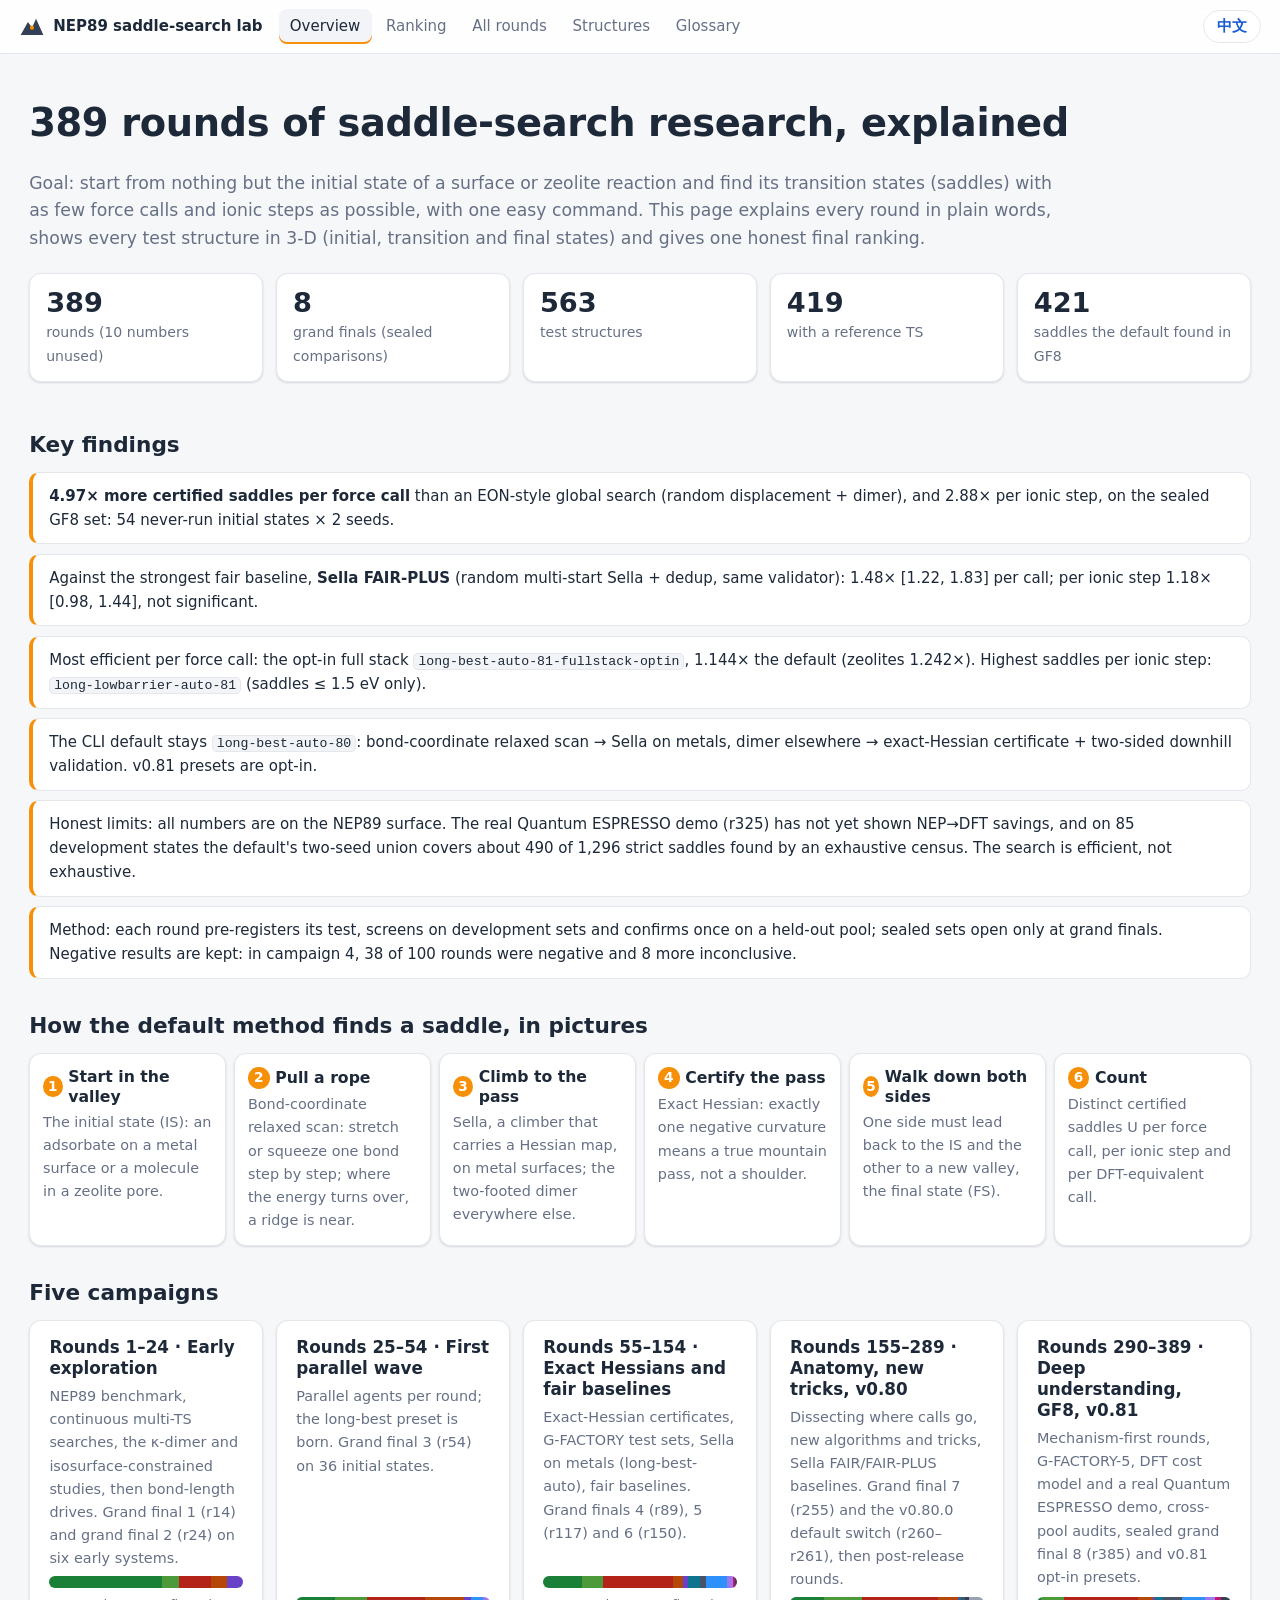
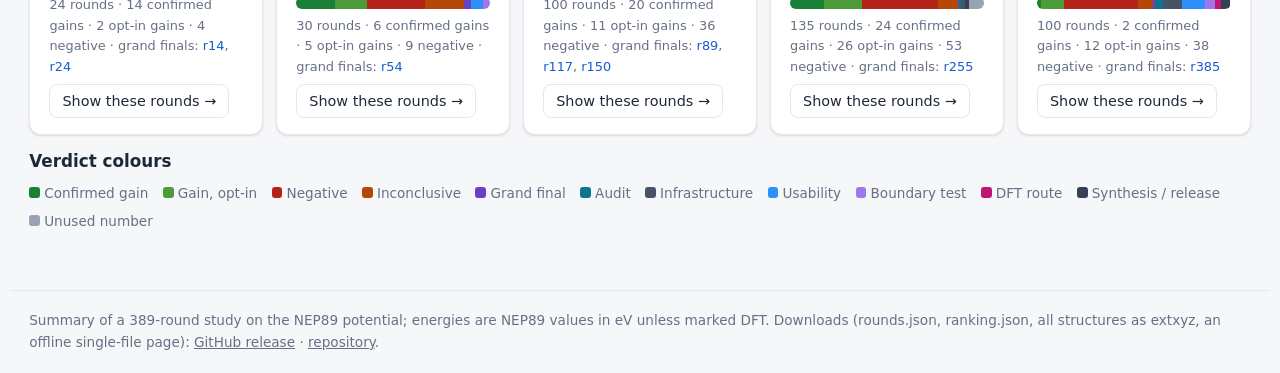
<file: index.html>
<!doctype html>
<html lang="en">
<head>
<meta charset="utf-8">
<meta name="viewport" content="width=device-width, initial-scale=1">
<title>NEP89 saddle-search lab — 389 rounds explained</title>
<meta name="description" content="Bilingual explorer of 389 rounds of transition-state search algorithm development on the NEP89 potential: every round explained, test systems with initial, transition and final structures, efficiencies and the final ranking.">
<meta property="og:title" content="NEP89 saddle-search lab — 389 rounds explained">
<meta property="og:description" content="Bilingual explorer of 389 rounds of transition-state search algorithm development on the NEP89 potential: every round explained, test systems with initial, transition and final structures, efficiencies and the final ranking.">
<link rel="icon" href="data:image/svg+xml,%3Csvg xmlns='http://www.w3.org/2000/svg' viewBox='0 0 64 64'%3E%3Cpath d='M4 54 L22 22 L32 36 L42 14 L60 54 Z' fill='%23344054'/%3E%3Ccircle cx='32' cy='36' r='5' fill='%23f79009'/%3E%3C/svg%3E">
<link rel="stylesheet" href="assets/style.css">
</head>
<body>
<header class="topbar">
  <a class="brand" href="#overview"><svg viewBox="0 0 64 64" aria-hidden="true"><path d="M4 54 L22 22 L32 36 L42 14 L60 54 Z"/><circle cx="32" cy="36" r="5"/></svg><span id="brand-text">NEP89 saddle-search lab</span></a>
  <nav id="nav" aria-label="Sections"></nav>
  <a id="lang-switch" class="lang" href="zh.html" hreflang="zh-CN">中文</a>
</header>
<main id="app" tabindex="-1"><p class="loading">Loading… / 加载中…</p></main>
<noscript><p class="loading">This page needs JavaScript. / 本页需要启用 JavaScript。</p></noscript>
<footer class="foot" id="foot"></footer>
<script src="assets/app.js"></script>
</body>
</html>
</file>
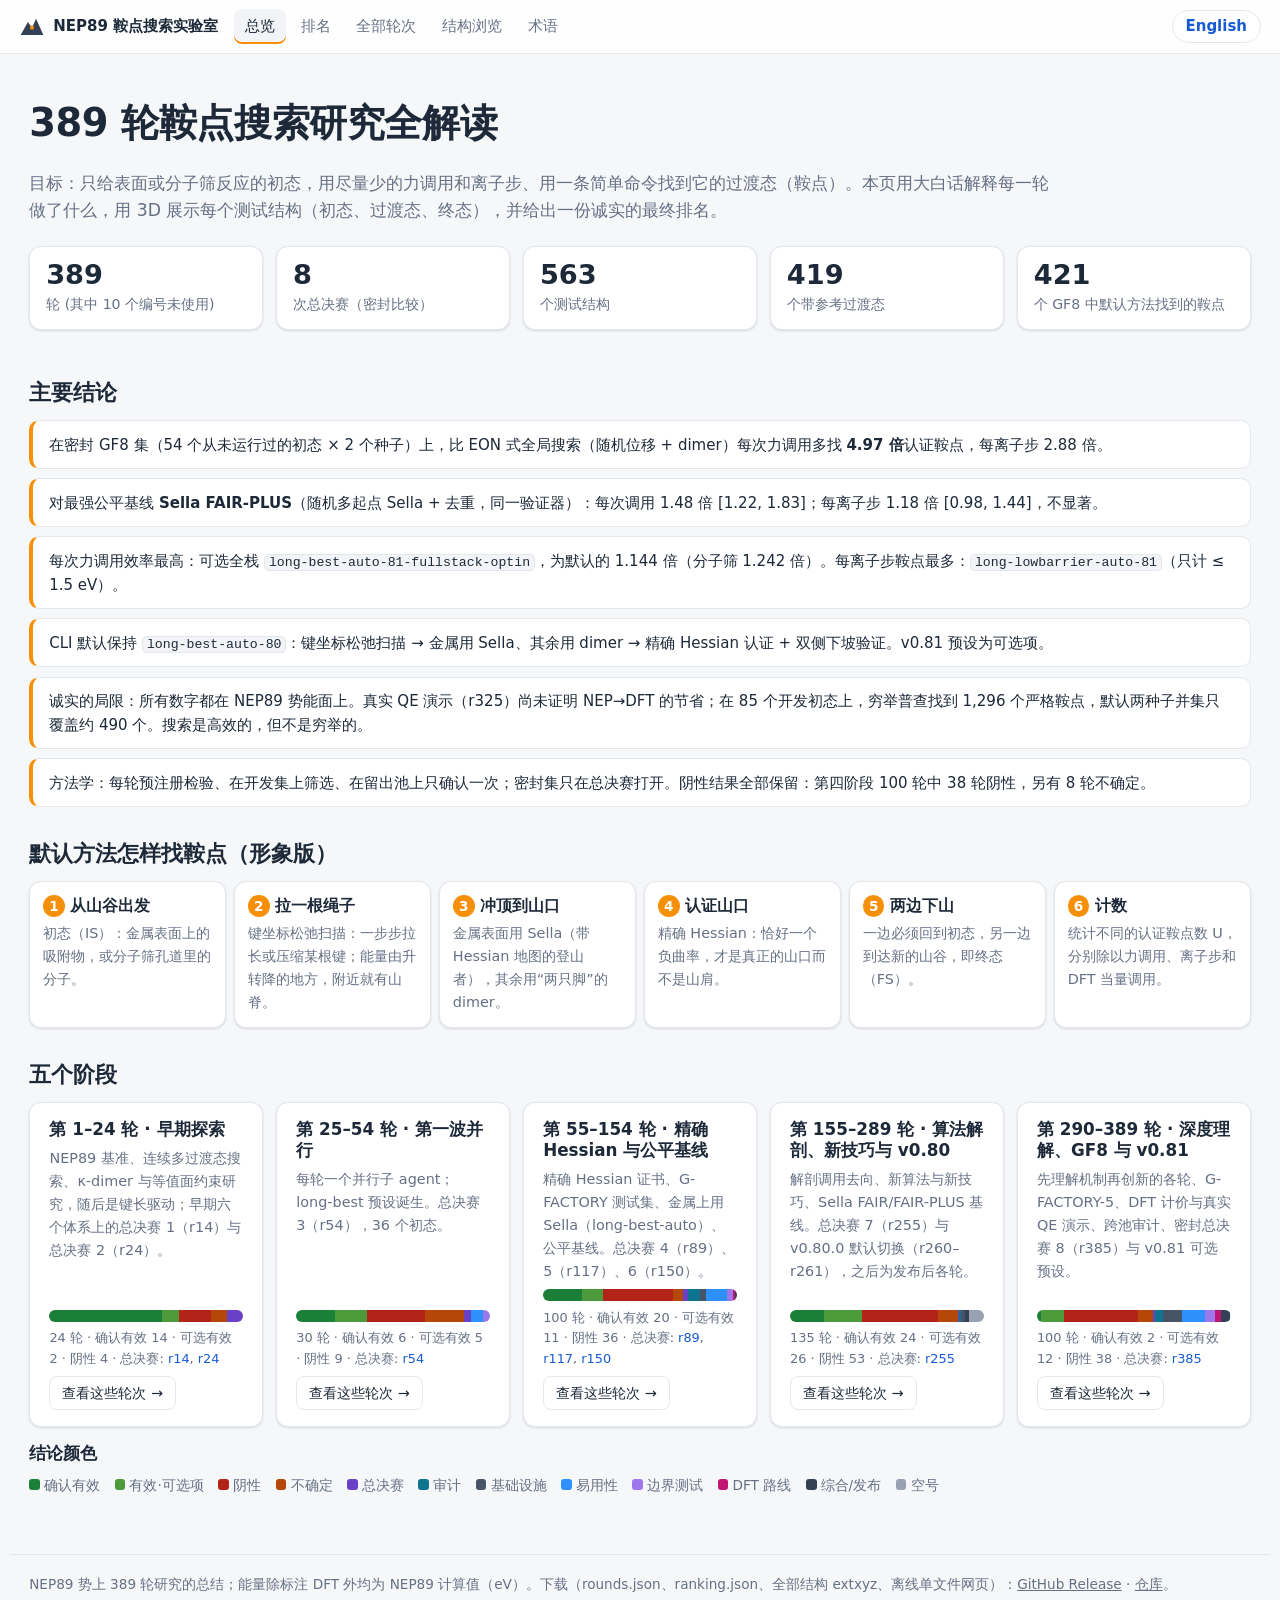
<file: zh.html>
<!doctype html>
<html lang="zh-CN">
<head>
<meta charset="utf-8">
<meta name="viewport" content="width=device-width, initial-scale=1">
<title>NEP89 鞍点搜索实验室 — 389 轮全解读</title>
<meta name="description" content="在 NEP89 势上进行的 389 轮过渡态搜索算法研发：逐轮形象解读、测试体系（初态/过渡态/终态结构）、效率与最终排名。">
<meta property="og:title" content="NEP89 鞍点搜索实验室 — 389 轮全解读">
<meta property="og:description" content="在 NEP89 势上进行的 389 轮过渡态搜索算法研发：逐轮形象解读、测试体系（初态/过渡态/终态结构）、效率与最终排名。">
<link rel="icon" href="data:image/svg+xml,%3Csvg xmlns='http://www.w3.org/2000/svg' viewBox='0 0 64 64'%3E%3Cpath d='M4 54 L22 22 L32 36 L42 14 L60 54 Z' fill='%23344054'/%3E%3Ccircle cx='32' cy='36' r='5' fill='%23f79009'/%3E%3C/svg%3E">
<link rel="stylesheet" href="assets/style.css">
</head>
<body>
<header class="topbar">
  <a class="brand" href="#overview"><svg viewBox="0 0 64 64" aria-hidden="true"><path d="M4 54 L22 22 L32 36 L42 14 L60 54 Z"/><circle cx="32" cy="36" r="5"/></svg><span id="brand-text">NEP89 saddle-search lab</span></a>
  <nav id="nav" aria-label="Sections"></nav>
  <a id="lang-switch" class="lang" href="index.html" hreflang="en">English</a>
</header>
<main id="app" tabindex="-1"><p class="loading">Loading… / 加载中…</p></main>
<noscript><p class="loading">This page needs JavaScript. / 本页需要启用 JavaScript。</p></noscript>
<footer class="foot" id="foot"></footer>
<script src="assets/app.js"></script>
</body>
</html>
</file>
<file: assets/style.css>
:root {
  --bg: #f6f7f9; --panel: #ffffff; --ink: #1d2939; --muted: #667085; --line: #e4e7ec; --soft: #f2f4f7;
  --accent: #f79009; --accent-ink: #b54708; --link: #175cd3; --brandc: #344054; --good: #1a7f37; --bad: #b42318;
  --shadow: 0 1px 2px rgba(16, 24, 40, .06), 0 1px 3px rgba(16, 24, 40, .08);
  --radius: 12px;
  --mono: ui-monospace, SFMono-Regular, Menlo, Consolas, "Liberation Mono", monospace;
  color-scheme: light dark;
}
@media (prefers-color-scheme: dark) {
  :root {
    --bg: #0f1318; --panel: #161b22; --ink: #e6edf3; --muted: #98a2b3; --line: #2a313c; --soft: #1d242d;
    --accent: #fdb022; --accent-ink: #fdb022; --link: #6cb6ff; --brandc: #d0d5dd; --good: #3fb950; --bad: #f97066;
    --shadow: 0 1px 2px rgba(0, 0, 0, .4);
  }
}
* { box-sizing: border-box; }
html { scroll-padding-top: 72px; }
body {
  margin: 0; background: var(--bg); color: var(--ink); line-height: 1.6;
  font: 15px/1.6 system-ui, -apple-system, "Segoe UI", Roboto, "PingFang SC", "Hiragino Sans GB", "Microsoft YaHei",
    "Noto Sans CJK SC", "Noto Sans SC", sans-serif;
}
a { color: var(--link); text-decoration: none; }
a:hover { text-decoration: underline; }
code { font-family: var(--mono); font-size: .88em; background: var(--soft); border: 1px solid var(--line); border-radius: 5px; padding: 0 .3em; word-break: break-word; }
h1, h2, h3 { line-height: 1.25; margin: 0 0 .6em; }
h2 { font-size: 1.35rem; margin-top: 1.6em; }
h3 { font-size: 1.05rem; }
button, select, input { font: inherit; color: inherit; }
select { max-width: 100%; min-width: 0; }
.muted { color: var(--muted); }
.small { font-size: .86em; }
.loading { padding: 3rem 1rem; text-align: center; color: var(--muted); }
.error { padding: 1rem; border: 1px solid var(--bad); border-radius: var(--radius); color: var(--bad); background: var(--panel); }

/* top bar */
.topbar {
  position: sticky; top: 0; z-index: 20; display: flex; align-items: center; gap: 1rem; padding: .55rem 1.2rem;
  background: color-mix(in srgb, var(--panel) 88%, transparent); backdrop-filter: blur(8px); border-bottom: 1px solid var(--line);
}
.brand { display: flex; align-items: center; gap: .5rem; font-weight: 700; color: var(--ink); white-space: nowrap; min-width: 0; }
.brand span { overflow: hidden; text-overflow: ellipsis; }
.brand:hover { text-decoration: none; }
.brand svg { width: 26px; height: 26px; flex: none; }
.brand svg path { fill: var(--brandc); }
.brand svg circle { fill: var(--accent); }
#nav { display: flex; gap: .2rem; flex: 1; overflow-x: auto; scrollbar-width: none; }
#nav a { padding: .35rem .7rem; border-radius: 8px; color: var(--muted); white-space: nowrap; font-weight: 500; }
#nav a:hover { background: var(--soft); text-decoration: none; color: var(--ink); }
#nav a.active { color: var(--ink); background: var(--soft); box-shadow: inset 0 -2px 0 var(--accent); }
.lang { border: 1px solid var(--line); border-radius: 999px; padding: .2rem .8rem; font-weight: 600; white-space: nowrap; background: var(--panel); }
.lang:hover { text-decoration: none; border-color: var(--accent); }

main { max-width: 1260px; margin: 0 auto; padding: 1.2rem 1.2rem 3rem; outline: none; }
.panel { background: var(--panel); border: 1px solid var(--line); border-radius: var(--radius); box-shadow: var(--shadow); padding: 1rem 1.2rem; }
.foot { max-width: 1260px; margin: 0 auto; padding: 1.2rem; color: var(--muted); font-size: .85rem; border-top: 1px solid var(--line); }
.foot a { color: var(--muted); text-decoration: underline; }

/* overview */
.hero { padding: 1.6rem 0 .6rem; }
.hero h1 { font-size: clamp(1.6rem, 3.2vw, 2.4rem); letter-spacing: -.01em; }
.hero .lead { font-size: 1.08rem; max-width: 60em; color: var(--muted); margin: 0; }
.stats { display: grid; grid-template-columns: repeat(auto-fit, minmax(min(150px, 100%), 1fr)); gap: .8rem; margin: 1.3rem 0 .4rem; }
.stat { background: var(--panel); border: 1px solid var(--line); border-radius: var(--radius); padding: .8rem 1rem; box-shadow: var(--shadow); }
.stat b { display: block; font-size: 1.7rem; line-height: 1.2; }
.stat span { color: var(--muted); font-size: .88rem; }
.points { list-style: none; padding: 0; margin: 0; display: grid; gap: .6rem; }
.points li { background: var(--panel); border: 1px solid var(--line); border-left: 4px solid var(--accent); border-radius: 10px; padding: .7rem 1rem; }
.pipeline { display: flex; flex-wrap: wrap; gap: .5rem; align-items: stretch; }
.step { flex: 1 1 170px; background: var(--panel); border: 1px solid var(--line); border-radius: var(--radius); padding: .8rem; position: relative; box-shadow: var(--shadow); }
.step .num { display: inline-grid; place-items: center; width: 1.6em; height: 1.6em; border-radius: 50%; background: var(--accent); color: #fff; font-weight: 700; font-size: .85rem; margin-right: .35rem; }
.step h3 { font-size: .98rem; margin: 0 0 .3rem; display: flex; align-items: center; }
.step p { margin: 0; font-size: .9rem; color: var(--muted); }
.eras { display: grid; grid-template-columns: repeat(auto-fit, minmax(min(230px, 100%), 1fr)); gap: .8rem; }
.era { display: flex; flex-direction: column; gap: .4rem; }
.era h3 { margin: 0; }
.era p { margin: 0; font-size: .9rem; color: var(--muted); flex: 1; }
.vbar { display: flex; height: 12px; border-radius: 6px; overflow: hidden; background: var(--soft); }
.vbar span { display: block; height: 100%; }
.legend { display: flex; flex-wrap: wrap; gap: .4rem .9rem; font-size: .85rem; color: var(--muted); margin: .6rem 0; }
.legend i { display: inline-block; width: .8em; height: .8em; border-radius: 3px; margin-right: .3em; vertical-align: -.05em; }
.btn { display: inline-flex; align-items: center; gap: .35rem; border: 1px solid var(--line); background: var(--panel); border-radius: 8px; padding: .3rem .75rem; cursor: pointer; color: var(--ink); font-size: .9rem; }
.btn:hover { border-color: var(--accent); text-decoration: none; }
.btn[disabled] { opacity: .4; cursor: not-allowed; border-color: var(--line); }
.btn.on { background: var(--ink); color: var(--panel); border-color: var(--ink); }
.seg { display: inline-flex; border: 1px solid var(--line); border-radius: 9px; overflow: hidden; background: var(--panel); }
.seg button { border: 0; background: transparent; padding: .32rem .8rem; cursor: pointer; border-right: 1px solid var(--line); }
.seg button:last-child { border-right: 0; }
.seg button.on { background: var(--ink); color: var(--panel); }
.seg button[disabled] { opacity: .35; cursor: not-allowed; }

/* ranking */
.rank-intro { max-width: 70em; }
.metric-bar { display: flex; flex-wrap: wrap; align-items: center; gap: .6rem; margin: .8rem 0; }
.rank-list { display: grid; gap: .7rem; }
.rank-card { display: grid; grid-template-columns: 3rem 1fr; gap: .2rem 1rem; padding: .9rem 1.1rem; }
.rank-no { grid-row: span 4; font-size: 1.6rem; font-weight: 800; color: var(--muted); line-height: 1; padding-top: .15rem; }
.rank-card.top .rank-no { color: var(--accent-ink); }
.rank-head { display: flex; flex-wrap: wrap; gap: .3rem .6rem; align-items: baseline; }
.rank-head code { font-size: .95rem; font-weight: 700; }
.tag { font-size: .78rem; border-radius: 999px; padding: .05rem .55rem; background: var(--soft); border: 1px solid var(--line); color: var(--muted); white-space: nowrap; }
.tag.def { background: var(--ink); color: var(--panel); border-color: var(--ink); }
.tag.warn { color: var(--accent-ink); border-color: var(--accent); }
.barline { display: grid; grid-template-columns: 1fr 13.5rem; gap: .8rem; align-items: center; }
.track { position: relative; height: 18px; background: var(--soft); border-radius: 5px; }
.fill { position: absolute; left: 0; top: 0; bottom: 0; border-radius: 5px; background: linear-gradient(90deg, #fdb022, #f79009); }
.fill.low { background: repeating-linear-gradient(45deg, #fdb022 0 6px, #fec84b 6px 12px); }
.fill.base { background: #98a2b3; }
.ci { position: absolute; top: 3px; bottom: 3px; border-left: 2px solid var(--ink); border-right: 2px solid var(--ink); }
.ci::after { content: ""; position: absolute; left: 0; right: 0; top: 50%; border-top: 2px solid var(--ink); }
.val { font-variant-numeric: tabular-nums; font-size: .92rem; }
.val b { font-size: 1.05rem; }
.rank-text { display: grid; grid-template-columns: 1fr 1fr; gap: .2rem 1.2rem; font-size: .92rem; }
.rank-text p { margin: .2rem 0 0; }
.rank-text .vivid { color: var(--muted); }
.rank-text .vivid::before { content: "🖼 "; }
.rank-meta { font-size: .82rem; color: var(--muted); }
.scroll-x { overflow-x: auto; }
table.grid { border-collapse: collapse; width: 100%; font-size: .9rem; background: var(--panel); }
table.grid th, table.grid td { border: 1px solid var(--line); padding: .45rem .6rem; text-align: left; vertical-align: top; }
table.grid th { background: var(--soft); font-weight: 600; white-space: nowrap; }
table.grid td.num { font-variant-numeric: tabular-nums; white-space: nowrap; }
.note { font-size: .88rem; color: var(--muted); border-left: 3px solid var(--line); padding: .1rem 0 .1rem .8rem; margin: .8rem 0; }

/* rounds */
.filters { display: flex; flex-wrap: wrap; gap: .5rem; align-items: center; margin: .8rem 0; position: sticky; top: 52px; z-index: 5; background: var(--bg); padding: .5rem 0; }
.filters input[type=search] { flex: 1 1 220px; min-width: min(160px, 100%); }
.filters input[type=search], .filters select, .side input[type=search] {
  border: 1px solid var(--line); border-radius: 8px; padding: .32rem .6rem; background: var(--panel);
}
.filters label { display: inline-flex; align-items: center; gap: .3rem; font-size: .9rem; color: var(--muted); }
.count { color: var(--muted); font-size: .9rem; margin-left: auto; }
.era-head { margin: 1.4rem 0 .5rem; padding: .3rem 0; border-bottom: 2px solid var(--line); display: flex; align-items: baseline; gap: .7rem; flex-wrap: wrap; }
.era-head h3 { margin: 0; }
details.round { background: var(--panel); border: 1px solid var(--line); border-radius: 10px; margin: .4rem 0; box-shadow: var(--shadow); }
details.round[open] { border-color: color-mix(in srgb, var(--accent) 50%, var(--line)); }
details.round > summary { list-style: none; cursor: pointer; padding: .55rem .9rem; display: flex; gap: .6rem; align-items: baseline; flex-wrap: wrap; }
details.round > summary::-webkit-details-marker { display: none; }
details.round > summary::before { content: "▸"; color: var(--muted); width: .8em; flex: none; transition: transform .15s; }
details.round[open] > summary::before { transform: rotate(90deg); }
.rn { font-family: var(--mono); font-weight: 700; min-width: 3.2em; }
.rname { font-weight: 600; flex: 1 1 260px; }
.badge { font-size: .75rem; font-weight: 600; border-radius: 999px; padding: .05rem .55rem; color: #fff; background: var(--c, #667085); white-space: nowrap; }
.ratio { font-family: var(--mono); font-size: .85rem; color: var(--muted); white-space: nowrap; }
.star { color: var(--accent-ink); font-size: .8rem; white-space: nowrap; }
.round-body { padding: .1rem 1rem .9rem 2.3rem; display: grid; grid-template-columns: minmax(0, 1fr); gap: .55rem; }
.round-body h4 { margin: 0; font-size: .78rem; text-transform: uppercase; letter-spacing: .04em; color: var(--muted); }
.round-body p { margin: .1rem 0 0; }
.chips { display: flex; flex-wrap: wrap; gap: .3rem; }
.chip { font-size: .8rem; border: 1px solid var(--line); border-radius: 999px; padding: .05rem .6rem; background: var(--soft); color: var(--ink); white-space: nowrap; }
a.chip:hover { border-color: var(--accent); text-decoration: none; }
.chip.on { background: var(--ink); color: var(--panel); border-color: var(--ink); }
.empty { padding: 2rem; text-align: center; color: var(--muted); }

/* structures */
.struct-layout { display: grid; grid-template-columns: 330px minmax(0, 1fr); gap: 1rem; align-items: start; }
.side { display: grid; grid-template-columns: minmax(0, 1fr); min-width: 0; gap: .6rem; position: sticky; top: 64px; max-height: calc(100vh - 76px); grid-template-rows: auto auto auto minmax(0, 1fr); }
.side .chips { gap: .25rem; }
.set-desc { font-size: .86rem; color: var(--muted); margin: 0; max-height: 9.5em; overflow: auto; }
.side-filters { display: grid; gap: .35rem; }
.side input[type=search] { width: 100%; min-width: 0; }
.side-filters label { font-size: .86rem; color: var(--muted); display: flex; gap: .35rem; align-items: center; min-width: 0; }
.case-list { overflow: auto; border: 1px solid var(--line); border-radius: 10px; background: var(--panel); min-height: 160px; }
.case-item { display: block; width: 100%; text-align: left; border: 0; border-bottom: 1px solid var(--line); background: transparent; padding: .45rem .7rem; cursor: pointer; }
.case-item:hover { background: var(--soft); }
.case-item.on { background: color-mix(in srgb, var(--accent) 16%, var(--panel)); }
.case-item .cid { font-family: var(--mono); font-size: .78rem; color: var(--muted); display: block; overflow: hidden; text-overflow: ellipsis; white-space: nowrap; }
.case-item .ctitle { font-size: .88rem; display: block; }
.case-item .cmeta { font-size: .76rem; color: var(--muted); }
.viewer-wrap { display: grid; grid-template-columns: minmax(0, 1fr); gap: .8rem; min-width: 0; }
.case-head h2 { margin: 0 0 .2rem; font-size: 1.2rem; }
.case-head .chips { margin-top: .3rem; }
.toolbar { display: flex; flex-wrap: wrap; gap: .45rem; align-items: center; }
.canvas-box { position: relative; background: radial-gradient(circle at 50% 35%, #ffffff, #e9edf3); border-radius: var(--radius); border: 1px solid var(--line); overflow: hidden; touch-action: none; }
@media (prefers-color-scheme: dark) { .canvas-box { background: radial-gradient(circle at 50% 35%, #273040, #10151c); } }
.canvas-box canvas { display: block; width: 100%; height: min(62vh, 560px); cursor: grab; }
.canvas-box canvas:active { cursor: grabbing; }
.overlay { position: absolute; left: .7rem; top: .55rem; font-size: .85rem; font-weight: 600; pointer-events: none; text-shadow: 0 0 3px var(--panel); }
.hint { position: absolute; right: .7rem; bottom: .45rem; font-size: .76rem; color: var(--muted); pointer-events: none; }
.zoom { position: absolute; right: .55rem; top: .5rem; display: grid; gap: .25rem; }
.zoom button { width: 30px; height: 30px; border-radius: 8px; border: 1px solid var(--line); background: var(--panel); cursor: pointer; font-weight: 700; }
.two { display: grid; grid-template-columns: minmax(0, 1fr) minmax(0, 1fr); gap: .8rem; }
.energy svg { width: 100%; height: auto; display: block; }
.energy .lvl { stroke-width: 4; stroke-linecap: round; cursor: pointer; }
.energy text { font-size: 12px; fill: var(--ink); }
.energy .path { fill: none; stroke: var(--muted); stroke-dasharray: 4 4; stroke-width: 1.5; }
.found { max-height: 300px; overflow: auto; }
.found tr { cursor: pointer; }
.found tr.on td { background: color-mix(in srgb, var(--accent) 18%, var(--panel)); }
.found tr:hover td { background: var(--soft); }
dl.meta { display: grid; grid-template-columns: max-content minmax(0, 1fr); gap: .25rem .9rem; margin: 0; font-size: .9rem; }
dl.meta dt { color: var(--muted); }
dl.meta dd { margin: 0; overflow-wrap: anywhere; }
.dl { display: flex; flex-wrap: wrap; gap: .4rem; }

/* glossary */
.gloss { display: grid; grid-template-columns: repeat(auto-fit, minmax(min(300px, 100%), 1fr)); gap: .8rem; }
.gloss h3 { margin: 0 0 .3rem; font-size: 1rem; }
.gloss p { margin: 0; color: var(--muted); font-size: .92rem; }

@media (max-width: 900px) {
  .struct-layout { grid-template-columns: minmax(0, 1fr); }
  .side { position: static; max-height: none; grid-template-rows: none; }
  .case-list { max-height: 300px; }
  .two, .rank-text { grid-template-columns: minmax(0, 1fr); }
  .barline { grid-template-columns: 1fr; gap: .2rem; }
}
@media (max-width: 640px) {
  .topbar { flex-wrap: wrap; gap: .4rem; padding: .45rem .7rem; }
  #nav { order: 3; flex-basis: 100%; }
  main { padding: .8rem .7rem 2.5rem; }
  .filters { position: static; }
  .rank-card { grid-template-columns: 2.2rem minmax(0, 1fr); padding: .7rem; overflow-wrap: anywhere; }
  .tag, .chip { white-space: normal; }
  dl.meta { grid-template-columns: minmax(0, 1fr); }
  .round-body { padding-left: 1rem; overflow-wrap: anywhere; }
  .canvas-box canvas { height: 52vh; }
}
@media print {
  .topbar, .filters, .toolbar, .zoom { display: none; }
  details.round { break-inside: avoid; }
}
</file>
